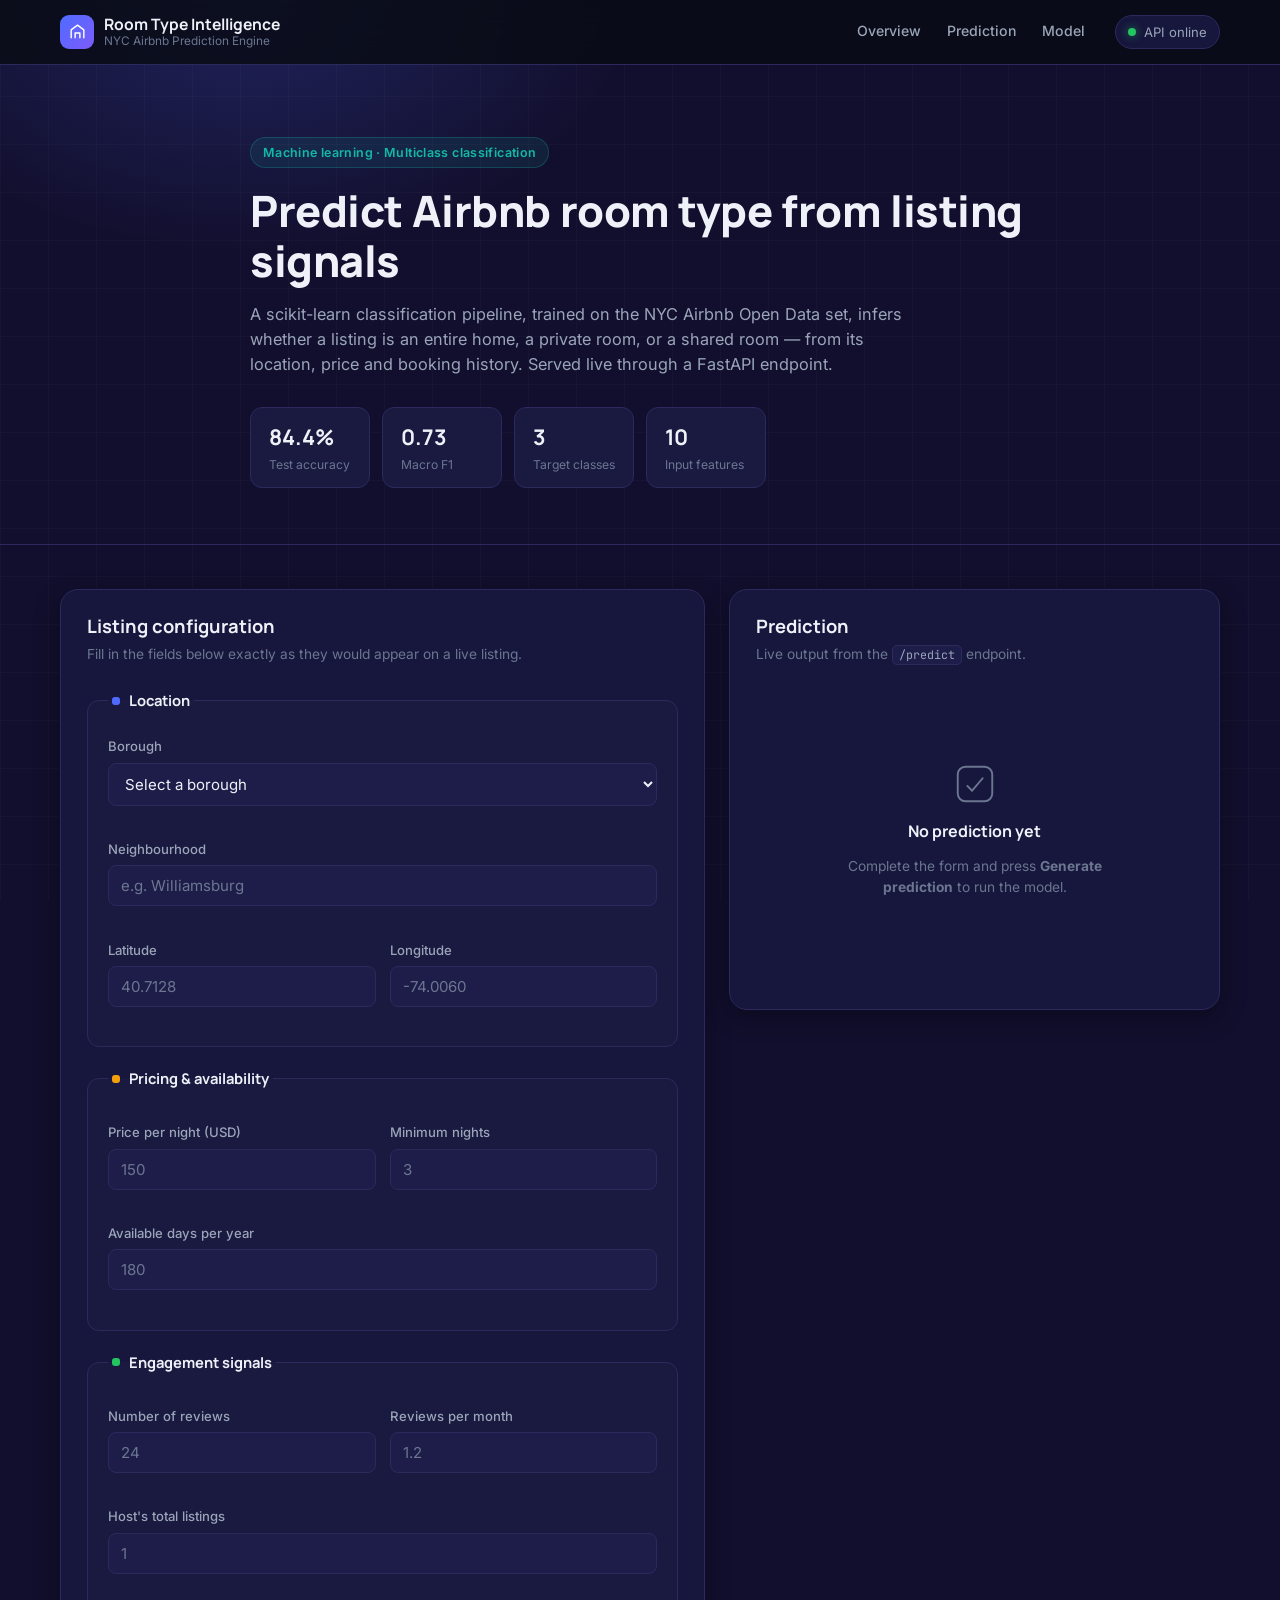
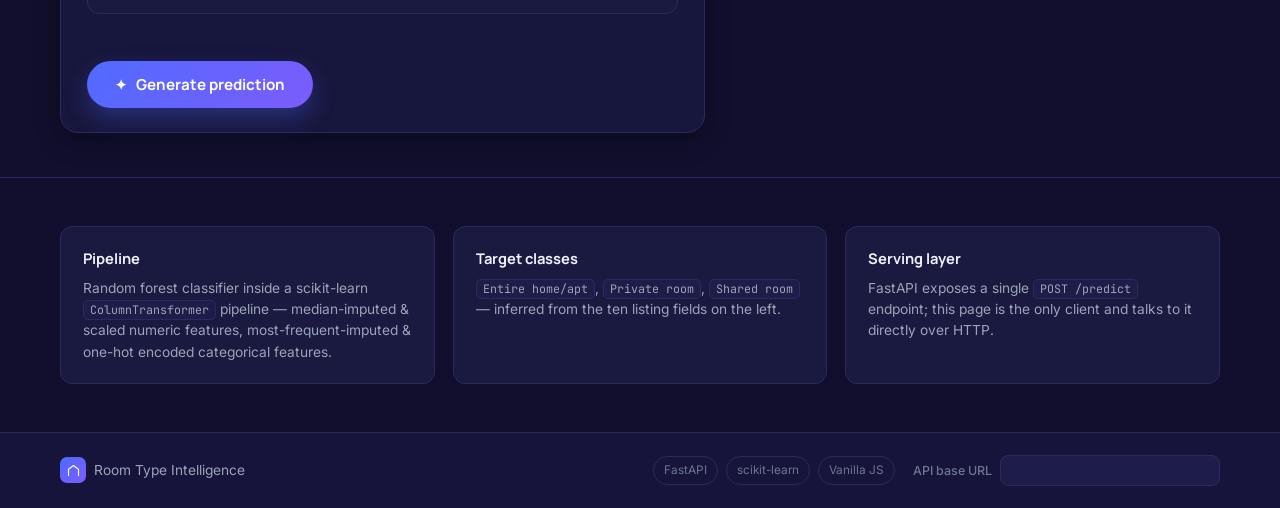
<file: index.html>
<!DOCTYPE html>
<html lang="en">
<head>
<meta charset="UTF-8" />
<meta name="viewport" content="width=device-width, initial-scale=1.0" />
<title>Room Type Intelligence — NYC Airbnb Prediction Engine</title>
<meta name="description" content="Predict Airbnb listing room type from location, price and engagement signals using a scikit-learn classification pipeline served by FastAPI." />
<link rel="preconnect" href="https://fonts.googleapis.com" />
<link rel="preconnect" href="https://fonts.gstatic.com" crossorigin />
<link href="https://fonts.googleapis.com/css2?family=Manrope:wght@500;600;700;800&family=Inter:wght@400;500;600;700&family=JetBrains+Mono:wght@400;500&display=swap" rel="stylesheet" />
<link rel="stylesheet" href="style.css" />
</head>
<body>

<a class="skip-link" href="#predict">Skip to prediction form</a>

<!-- ============================== NAVBAR ============================== -->
<header class="navbar">
  <div class="navbar-inner">
    <a class="brand" href="#overview">
      <span class="brand-mark" aria-hidden="true">
        <svg viewBox="0 0 24 24" fill="none"><path d="M4 20V10l8-6 8 6v10" stroke="currentColor" stroke-width="1.8" stroke-linecap="round" stroke-linejoin="round"/><path d="M9 20v-6h6v6" stroke="currentColor" stroke-width="1.8" stroke-linecap="round" stroke-linejoin="round"/></svg>
      </span>
      <span class="brand-text">
        <span class="brand-name">Room Type Intelligence</span>
        <span class="brand-tag">NYC Airbnb Prediction Engine</span>
      </span>
    </a>

    <nav class="navbar-links" aria-label="Primary">
      <a href="#overview">Overview</a>
      <a href="#predict">Prediction</a>
      <a href="#model">Model</a>
    </nav>

    <div class="navbar-status" id="apiStatus">
      <span class="status-dot" id="statusDot" aria-hidden="true"></span>
      <span id="statusText">Checking API…</span>
    </div>
  </div>
</header>

<main>

  <!-- ============================== HERO ============================== -->
  <section class="hero" id="overview">
    <div class="hero-inner">
      <p class="eyebrow">Machine learning · Multiclass classification</p>
      <h1>Predict Airbnb room type from listing signals</h1>
      <p class="hero-lede">
        A scikit-learn classification pipeline, trained on the NYC Airbnb Open Data set,
        infers whether a listing is an entire home, a private room, or a shared room —
        from its location, price and booking history. Served live through a FastAPI endpoint.
      </p>

      <div class="stat-row" role="list">
        <div class="stat-chip" role="listitem">
          <span class="stat-value">84.4%</span>
          <span class="stat-label">Test accuracy</span>
        </div>
        <div class="stat-chip" role="listitem">
          <span class="stat-value">0.73</span>
          <span class="stat-label">Macro F1</span>
        </div>
        <div class="stat-chip" role="listitem">
          <span class="stat-value">3</span>
          <span class="stat-label">Target classes</span>
        </div>
        <div class="stat-chip" role="listitem">
          <span class="stat-value">10</span>
          <span class="stat-label">Input features</span>
        </div>
      </div>
    </div>
  </section>

  <!-- ======================== PREDICTION WORKSPACE ======================== -->
  <section class="workspace" id="predict">
    <div class="workspace-inner">

      <!-- ---------------------- Configuration form ---------------------- -->
      <form class="panel form-panel" id="predictForm" novalidate aria-labelledby="formTitle">
        <div class="panel-header">
          <h2 id="formTitle">Listing configuration</h2>
          <p>Fill in the fields below exactly as they would appear on a live listing.</p>
        </div>

        <!-- Location -->
        <fieldset class="field-group">
          <legend>
            <span class="legend-icon loc" aria-hidden="true"></span>
            Location
          </legend>

          <div class="field">
            <label for="neighbourhood_group">Borough</label>
            <select id="neighbourhood_group" name="neighbourhood_group" required aria-describedby="msg-neighbourhood_group">
              <option value="" disabled selected>Select a borough</option>
              <option value="Manhattan">Manhattan</option>
              <option value="Brooklyn">Brooklyn</option>
              <option value="Queens">Queens</option>
              <option value="Bronx">Bronx</option>
              <option value="Staten Island">Staten Island</option>
            </select>
            <p class="field-msg" id="msg-neighbourhood_group" data-default="Required — used directly by the model's categorical encoder."></p>
          </div>

          <div class="field">
            <label for="neighbourhood">Neighbourhood</label>
            <input type="text" id="neighbourhood" name="neighbourhood" required minlength="1"
                   placeholder="e.g. Williamsburg" list="neighbourhoodList" autocomplete="off"
                   aria-describedby="msg-neighbourhood" />
            <datalist id="neighbourhoodList"></datalist>
            <p class="field-msg" id="msg-neighbourhood" data-default="Free text — suggestions update once you pick a borough."></p>
          </div>

          <div class="field-row">
            <div class="field">
              <label for="latitude">Latitude</label>
              <input type="number" id="latitude" name="latitude" required step="any" min="-90" max="90"
                     placeholder="40.7128" aria-describedby="msg-latitude" />
              <p class="field-msg" id="msg-latitude" data-default="Range: −90 to 90."></p>
            </div>
            <div class="field">
              <label for="longitude">Longitude</label>
              <input type="number" id="longitude" name="longitude" required step="any" min="-180" max="180"
                     placeholder="-74.0060" aria-describedby="msg-longitude" />
              <p class="field-msg" id="msg-longitude" data-default="Range: −180 to 180."></p>
            </div>
          </div>
        </fieldset>

        <!-- Pricing & availability -->
        <fieldset class="field-group">
          <legend>
            <span class="legend-icon price" aria-hidden="true"></span>
            Pricing &amp; availability
          </legend>

          <div class="field-row">
            <div class="field">
              <label for="price">Price per night (USD)</label>
              <input type="number" id="price" name="price" required step="0.01" min="0.01"
                     placeholder="150" aria-describedby="msg-price" />
              <p class="field-msg" id="msg-price" data-default="Must be greater than 0."></p>
            </div>
            <div class="field">
              <label for="minimum_nights">Minimum nights</label>
              <input type="number" id="minimum_nights" name="minimum_nights" required step="1" min="1" max="365"
                     placeholder="3" aria-describedby="msg-minimum_nights" />
              <p class="field-msg" id="msg-minimum_nights" data-default="Whole number, 1–365."></p>
            </div>
          </div>

          <div class="field">
            <label for="availability_365">Available days per year</label>
            <input type="number" id="availability_365" name="availability_365" required step="1" min="0" max="365"
                   placeholder="180" aria-describedby="msg-availability_365" />
            <p class="field-msg" id="msg-availability_365" data-default="Whole number, 0–365."></p>
          </div>
        </fieldset>

        <!-- Engagement signals -->
        <fieldset class="field-group">
          <legend>
            <span class="legend-icon signal" aria-hidden="true"></span>
            Engagement signals
          </legend>

          <div class="field-row">
            <div class="field">
              <label for="number_of_reviews">Number of reviews</label>
              <input type="number" id="number_of_reviews" name="number_of_reviews" required step="1" min="0"
                     placeholder="24" aria-describedby="msg-number_of_reviews" />
              <p class="field-msg" id="msg-number_of_reviews" data-default="Whole number, 0 or more."></p>
            </div>
            <div class="field">
              <label for="reviews_per_month">Reviews per month</label>
              <input type="number" id="reviews_per_month" name="reviews_per_month" required step="0.01" min="0"
                     placeholder="1.2" aria-describedby="msg-reviews_per_month" />
              <p class="field-msg" id="msg-reviews_per_month" data-default="Decimal, 0 or more."></p>
            </div>
          </div>

          <div class="field">
            <label for="calculated_host_listings_count">Host's total listings</label>
            <input type="number" id="calculated_host_listings_count" name="calculated_host_listings_count" required step="1" min="0"
                   placeholder="1" aria-describedby="msg-calculated_host_listings_count" />
            <p class="field-msg" id="msg-calculated_host_listings_count" data-default="Whole number, 0 or more."></p>
          </div>
        </fieldset>

        <div class="form-footer">
          <p class="form-error" id="formError" role="alert" aria-live="assertive"></p>
          <button type="submit" class="btn-primary" id="submitBtn">
            <span class="btn-icon" aria-hidden="true">✦</span>
            <span class="btn-label">Generate prediction</span>
          </button>
        </div>
      </form>

      <!-- ---------------------- Result dashboard ---------------------- -->
      <aside class="panel result-panel" id="resultPanel" aria-live="polite" aria-labelledby="resultTitle">
        <div class="panel-header">
          <h2 id="resultTitle">Prediction</h2>
          <p>Live output from the <code>/predict</code> endpoint.</p>
        </div>

        <div class="result-body">

          <div class="state" id="stateIdle">
            <div class="state-icon idle" aria-hidden="true">
              <svg viewBox="0 0 48 48" fill="none"><rect x="6" y="6" width="36" height="36" rx="8" stroke="currentColor" stroke-width="2"/><path d="M16 26l5 5 11-13" stroke="currentColor" stroke-width="2" stroke-linecap="round" stroke-linejoin="round"/></svg>
            </div>
            <p class="state-title">No prediction yet</p>
            <p class="state-text">Complete the form and press <strong>Generate prediction</strong> to run the model.</p>
          </div>

          <div class="state" id="stateLoading" hidden>
            <div class="skeleton-block"></div>
            <div class="skeleton-line" style="width:60%"></div>
            <div class="skeleton-line" style="width:85%"></div>
            <p class="state-text loading-text">Analyzing data…</p>
          </div>

          <div class="state" id="stateError" hidden>
            <div class="state-icon error" aria-hidden="true">
              <svg viewBox="0 0 48 48" fill="none"><circle cx="24" cy="24" r="18" stroke="currentColor" stroke-width="2"/><path d="M24 15v12" stroke="currentColor" stroke-width="2" stroke-linecap="round"/><circle cx="24" cy="33" r="1.8" fill="currentColor"/></svg>
            </div>
            <p class="state-title" id="errorTitle">Unable to connect to the prediction service</p>
            <p class="state-text" id="errorDetail">Please make sure the API server is running.</p>
          </div>

          <div class="state state-result" id="stateResult" hidden>
            <div class="result-headline">
              <span class="result-badge" id="resultBadge">Predicted room type</span>
              <h3 class="result-value" id="resultLabel">—</h3>
            </div>

            <div class="confidence-block">
              <div class="confidence-top">
                <span>Confidence</span>
                <span class="confidence-number" id="confidenceNumber">0%</span>
              </div>
              <div class="confidence-track">
                <div class="confidence-fill" id="confidenceFill"></div>
              </div>
            </div>

            <div class="prob-bars" id="probBars"></div>

            <details class="raw-toggle">
              <summary>View raw API response</summary>
              <div class="raw-actions">
                <button type="button" class="btn-ghost" id="copyRawBtn">Copy JSON</button>
              </div>
              <pre class="raw-json" id="rawJson"></pre>
            </details>
          </div>

        </div>
      </aside>

    </div>
  </section>

  <!-- ============================== MODEL INFO ============================== -->
  <section class="model-info" id="model">
    <div class="model-info-inner">
      <div class="model-card">
        <h3>Pipeline</h3>
        <p>Random forest classifier inside a scikit-learn <code>ColumnTransformer</code> pipeline — median-imputed &amp; scaled numeric features, most-frequent-imputed &amp; one-hot encoded categorical features.</p>
      </div>
      <div class="model-card">
        <h3>Target classes</h3>
        <p><code>Entire home/apt</code>, <code>Private room</code>, <code>Shared room</code> — inferred from the ten listing fields on the left.</p>
      </div>
      <div class="model-card">
        <h3>Serving layer</h3>
        <p>FastAPI exposes a single <code>POST /predict</code> endpoint; this page is the only client and talks to it directly over HTTP.</p>
      </div>
    </div>
  </section>

</main>

<!-- ============================== FOOTER ============================== -->
<footer class="site-footer">
  <div class="site-footer-inner">
    <div class="footer-brand">
      <span class="brand-mark small" aria-hidden="true">
        <svg viewBox="0 0 24 24" fill="none"><path d="M4 20V10l8-6 8 6v10" stroke="currentColor" stroke-width="1.8" stroke-linecap="round" stroke-linejoin="round"/></svg>
      </span>
      <span>Room Type Intelligence</span>
    </div>

    <div class="footer-badges">
      <span class="badge">FastAPI</span>
      <span class="badge">scikit-learn</span>
      <span class="badge">Vanilla JS</span>
    </div>

    <div class="footer-config">
      <label for="apiBaseInput">API base URL</label>
      <input type="text" id="apiBaseInput" spellcheck="false" />
    </div>
  </div>
</footer>

<script src="script.js"></script>
</body>
</html>
</file>
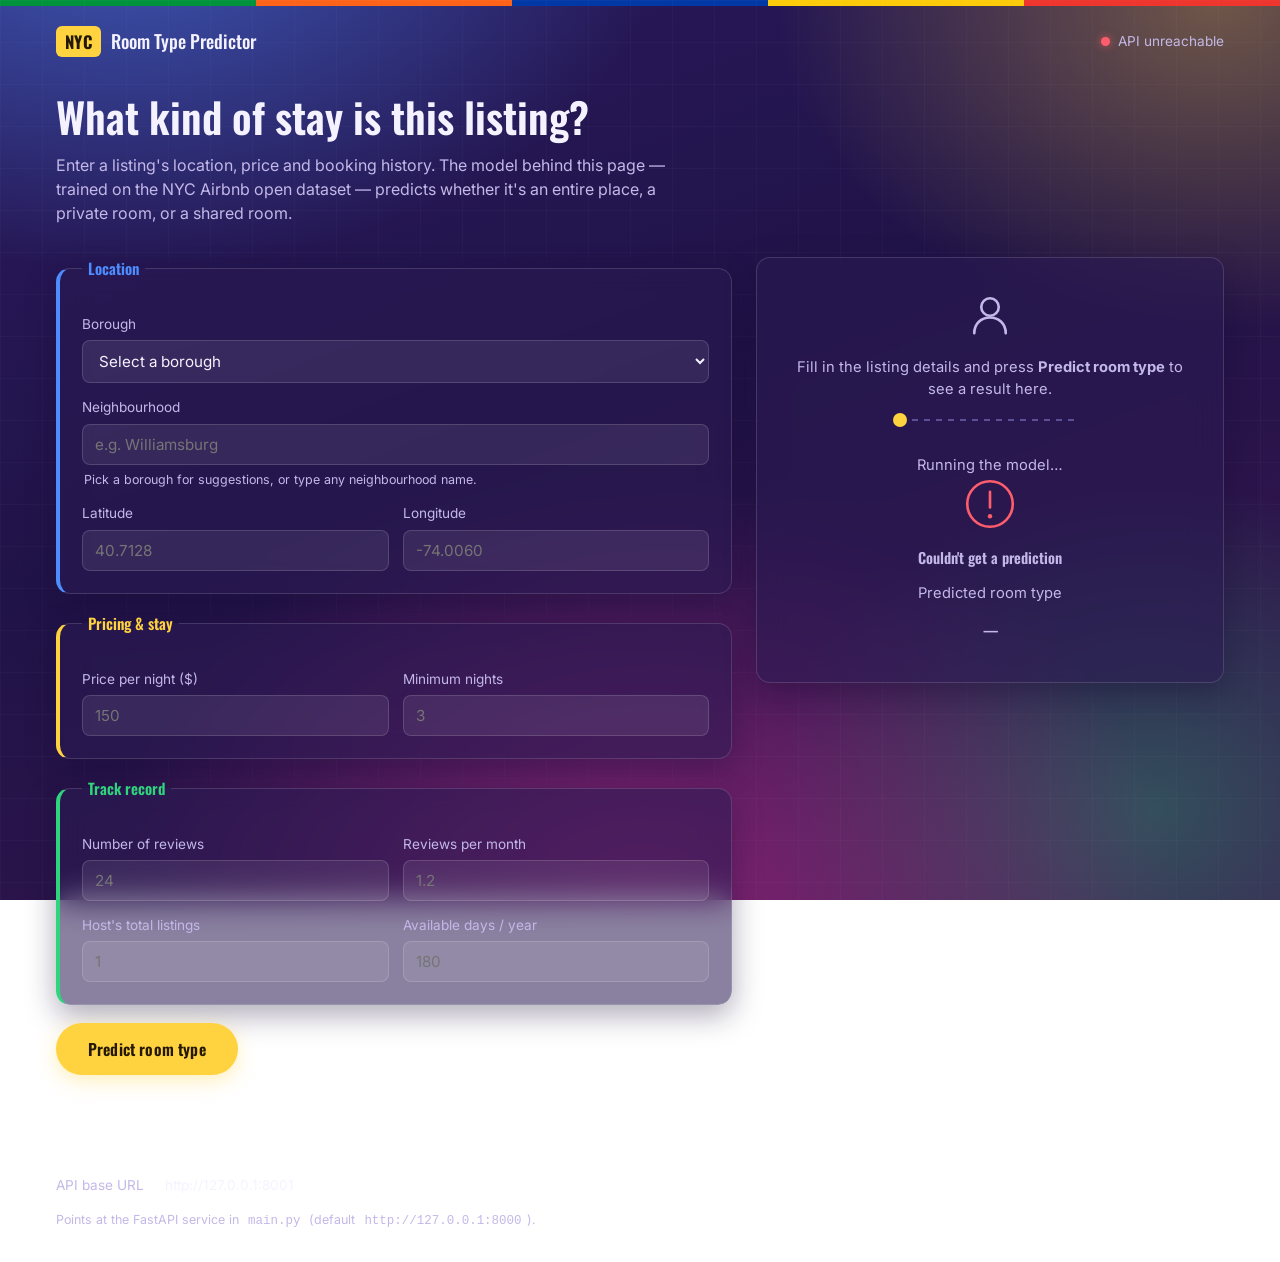
<file: files/index.html>
<!DOCTYPE html>
<html lang="en">
<head>
  <meta charset="UTF-8" />
  <meta name="viewport" content="width=device-width, initial-scale=1.0" />
  <title>NYC Room Type Predictor</title>
  <link rel="preconnect" href="https://fonts.googleapis.com" />
  <link rel="preconnect" href="https://fonts.gstatic.com" crossorigin />
  <link href="https://fonts.googleapis.com/css2?family=Oswald:wght@500;600;700&family=Inter:wght@400;500;600&display=swap" rel="stylesheet" />
  <link rel="stylesheet" href="style.css" />
</head>
<body>

  <!-- Thin multi-color strip, styled after an MTA subway line indicator -->
  <div class="line-strip" aria-hidden="true">
    <span style="background:#00933C"></span>
    <span style="background:#FF6319"></span>
    <span style="background:#0039A6"></span>
    <span style="background:#FCCC0A"></span>
    <span style="background:#EE352E"></span>
  </div>

  <header class="site-header">
    <div class="brand">
      <span class="brand-mark">NYC</span>
      <span class="brand-sub">Room Type Predictor</span>
    </div>
    <div class="api-status" id="apiStatus" role="status">
      <span class="status-dot" id="statusDot"></span>
      <span id="statusText">Checking API…</span>
    </div>
  </header>

  <section class="hero">
    <h1>What kind of stay is this listing?</h1>
    <p>Enter a listing's location, price and booking history. The model behind this page — trained on the NYC Airbnb open dataset — predicts whether it's an entire place, a private room, or a shared room.</p>
  </section>

  <main class="layout">
    <form id="predictForm" class="form-panel" novalidate>

      <fieldset class="card">
        <legend>Location</legend>

        <div class="field">
          <label for="neighbourhood_group">Borough</label>
          <select id="neighbourhood_group" name="neighbourhood_group" required>
            <option value="" disabled selected>Select a borough</option>
            <option value="Manhattan">Manhattan</option>
            <option value="Brooklyn">Brooklyn</option>
            <option value="Queens">Queens</option>
            <option value="Bronx">Bronx</option>
            <option value="Staten Island">Staten Island</option>
          </select>
        </div>

        <div class="field">
          <label for="neighbourhood">Neighbourhood</label>
          <input
            type="text"
            id="neighbourhood"
            name="neighbourhood"
            required
            minlength="1"
            placeholder="e.g. Williamsburg"
            list="neighbourhoodList"
            autocomplete="off"
          />
          <datalist id="neighbourhoodList"></datalist>
          <p class="hint">Pick a borough for suggestions, or type any neighbourhood name.</p>
        </div>

        <div class="field-row">
          <div class="field">
            <label for="latitude">Latitude</label>
            <input type="number" id="latitude" name="latitude" required step="any" min="-90" max="90" placeholder="40.7128" />
          </div>
          <div class="field">
            <label for="longitude">Longitude</label>
            <input type="number" id="longitude" name="longitude" required step="any" min="-180" max="180" placeholder="-74.0060" />
          </div>
        </div>
      </fieldset>

      <fieldset class="card">
        <legend>Pricing &amp; stay</legend>

        <div class="field-row">
          <div class="field">
            <label for="price">Price per night ($)</label>
            <input type="number" id="price" name="price" required step="0.01" min="0.01" placeholder="150" />
          </div>
          <div class="field">
            <label for="minimum_nights">Minimum nights</label>
            <input type="number" id="minimum_nights" name="minimum_nights" required step="1" min="1" max="365" placeholder="3" />
          </div>
        </div>
      </fieldset>

      <fieldset class="card">
        <legend>Track record</legend>

        <div class="field-row">
          <div class="field">
            <label for="number_of_reviews">Number of reviews</label>
            <input type="number" id="number_of_reviews" name="number_of_reviews" required step="1" min="0" placeholder="24" />
          </div>
          <div class="field">
            <label for="reviews_per_month">Reviews per month</label>
            <input type="number" id="reviews_per_month" name="reviews_per_month" required step="0.01" min="0" placeholder="1.2" />
          </div>
        </div>

        <div class="field-row">
          <div class="field">
            <label for="calculated_host_listings_count">Host's total listings</label>
            <input type="number" id="calculated_host_listings_count" name="calculated_host_listings_count" required step="1" min="0" placeholder="1" />
          </div>
          <div class="field">
            <label for="availability_365">Available days / year</label>
            <input type="number" id="availability_365" name="availability_365" required step="1" min="0" max="365" placeholder="180" />
          </div>
        </div>
      </fieldset>

      <button type="submit" class="submit-btn" id="submitBtn">
        <span class="btn-label">Predict room type</span>
      </button>

      <p class="form-error" id="formError" role="alert" aria-live="assertive"></p>
    </form>

    <aside class="result-panel" id="resultPanel" aria-live="polite">

      <div class="state state-idle" id="stateIdle">
        <svg class="idle-icon" viewBox="0 0 64 64" aria-hidden="true">
          <circle cx="32" cy="24" r="10" fill="none" stroke="currentColor" stroke-width="3"/>
          <path d="M14 54c0-11 8-18 18-18s18 7 18 18" fill="none" stroke="currentColor" stroke-width="3" stroke-linecap="round"/>
        </svg>
        <p>Fill in the listing details and press <strong>Predict room type</strong> to see a result here.</p>
      </div>

      <div class="state state-loading" id="stateLoading" hidden>
        <svg class="train-track" viewBox="0 0 200 40" aria-hidden="true">
          <line x1="10" y1="20" x2="190" y2="20" stroke="var(--line-muted)" stroke-width="2" stroke-dasharray="6 6" />
          <g id="trainDot">
            <circle cx="10" cy="20" r="7" fill="var(--accent)" />
          </g>
        </svg>
        <p>Running the model…</p>
      </div>

      <div class="state state-error" id="stateError" hidden>
        <svg class="error-icon" viewBox="0 0 64 64" aria-hidden="true">
          <circle cx="32" cy="32" r="26" fill="none" stroke="currentColor" stroke-width="3"/>
          <line x1="32" y1="18" x2="32" y2="36" stroke="currentColor" stroke-width="3" stroke-linecap="round"/>
          <circle cx="32" cy="46" r="2.5" fill="currentColor"/>
        </svg>
        <p class="error-title">Couldn't get a prediction</p>
        <p class="error-detail" id="errorDetail"></p>
      </div>

      <div class="state state-result" id="stateResult" hidden>
        <p class="result-eyebrow">Predicted room type</p>
        <p class="result-label" id="resultLabel">—</p>

        <div class="prob-bars" id="probBars"></div>
      </div>

    </aside>
  </main>

  <footer class="site-footer">
    <div class="footer-inner">
      <label for="apiBaseInput">API base URL</label>
      <input type="text" id="apiBaseInput" spellcheck="false" />
      <span class="footer-note">Points at the FastAPI service in <code>main.py</code> (default <code>http://127.0.0.1:8000</code>).</span>
    </div>
  </footer>

  <script src="script.js"></script>
</body>
</html>
</file>
<file: style.css>
/* ==========================================================================
   Design tokens
   ========================================================================== */
:root {
  /* brand */
  --primary: #4f6bff;
  --primary-hover: #3d56e0;
  --primary-soft: rgba(79, 107, 255, 0.14);
  --secondary: #14b8a6;
  --accent: #7c5cfc;

  /* surfaces */
  --background: #120f2e;
  --background-alt: #16143a;
  --surface: #17163c;
  --surface-2: #1e1d4a;
  --card: #1a1940;
  --border: #2c2a5c;
  --border-strong: #3a3873;

  /* text */
  --text-primary: #eef1f8;
  --text-secondary: #9aa5b8;
  --text-muted: #6b7690;

  /* semantic */
  --success: #22c55e;
  --warning: #f59e0b;
  --danger: #ef4444;

  /* room-type identity colors */
  --entire: #22c55e;
  --private: #f59e0b;
  --shared: #4f6bff;

  /* elevation */
  --shadow-sm: 0 1px 2px rgba(0, 0, 0, 0.4);
  --shadow-md: 0 8px 24px rgba(4, 6, 12, 0.45);
  --shadow-lg: 0 20px 48px rgba(4, 6, 12, 0.55);

  /* shape */
  --radius-sm: 8px;
  --radius-md: 12px;
  --radius-lg: 18px;

  /* type */
  --font-display: "Manrope", "Inter", sans-serif;
  --font-body: "Inter", -apple-system, BlinkMacSystemFont, sans-serif;
  --font-mono: "JetBrains Mono", "SFMono-Regular", Consolas, monospace;
}

/* ==========================================================================
   Reset & base
   ========================================================================== */
* { box-sizing: border-box; }
html { scroll-behavior: smooth; }

body {
  margin: 0;
  min-height: 100vh;
  background:
    radial-gradient(640px 420px at 12% 0%, rgba(79, 107, 255, 0.22) 0%, transparent 60%),
    radial-gradient(560px 420px at 92% 8%, rgba(20, 184, 166, 0.16) 0%, transparent 55%),
    radial-gradient(700px 500px at 50% 100%, rgba(124, 92, 252, 0.16) 0%, transparent 60%),
    var(--background);
  background-attachment: fixed;
  background-size: 160% 160%, 160% 160%, 160% 160%, 100% 100%;
  animation: drift 22s ease-in-out infinite alternate;
  color: var(--text-primary);
  font-family: var(--font-body);
  line-height: 1.55;
  -webkit-font-smoothing: antialiased;
}

@keyframes drift {
  0%   { background-position: 0% 0%, 100% 0%, 50% 100%, 0 0; }
  100% { background-position: 12% 8%, 88% 14%, 56% 92%, 0 0; }
}

@media (prefers-reduced-motion: reduce) {
  body { animation: none; }
}

/* faint engineering grid, purely decorative */
body::before {
  content: "";
  position: fixed;
  inset: 0;
  pointer-events: none;
  background-image:
    linear-gradient(rgba(255, 255, 255, 0.025) 1px, transparent 1px),
    linear-gradient(90deg, rgba(255, 255, 255, 0.025) 1px, transparent 1px);
  background-size: 48px 48px;
  z-index: 0;
}

h1, h2, h3 { font-family: var(--font-display); margin: 0; color: var(--text-primary); }
p { margin: 0; }
code {
  font-family: var(--font-mono);
  font-size: 0.85em;
  background: var(--surface-2);
  border: 1px solid var(--border);
  padding: 1px 6px;
  border-radius: 5px;
  color: var(--text-secondary);
}

.skip-link {
  position: absolute;
  left: -999px;
  top: auto;
  background: var(--primary);
  color: #fff;
  padding: 10px 16px;
  border-radius: var(--radius-sm);
  z-index: 100;
}
.skip-link:focus {
  left: 16px;
  top: 16px;
}

:focus-visible {
  outline: 2px solid var(--primary);
  outline-offset: 2px;
  border-radius: 4px;
}

@media (prefers-reduced-motion: reduce) {
  * { animation-duration: 0.01ms !important; transition-duration: 0.01ms !important; }
}

/* ==========================================================================
   Navbar
   ========================================================================== */
.navbar {
  position: sticky;
  top: 0;
  z-index: 20;
  background: rgba(9, 12, 20, 0.82);
  backdrop-filter: blur(14px);
  -webkit-backdrop-filter: blur(14px);
  border-bottom: 1px solid var(--border);
}
.navbar-inner {
  max-width: 1240px;
  margin: 0 auto;
  padding: 14px clamp(18px, 4vw, 40px);
  display: flex;
  align-items: center;
  gap: 28px;
}

.brand {
  display: flex;
  align-items: center;
  gap: 10px;
  text-decoration: none;
  color: inherit;
  margin-right: auto;
}
.brand-mark {
  display: grid;
  place-items: center;
  width: 34px;
  height: 34px;
  border-radius: 9px;
  background: linear-gradient(135deg, var(--primary), var(--accent));
  color: #fff;
  flex-shrink: 0;
}
.brand-mark svg { width: 19px; height: 19px; }
.brand-mark.small { width: 26px; height: 26px; border-radius: 7px; }
.brand-mark.small svg { width: 15px; height: 15px; }

.brand-text { display: flex; flex-direction: column; line-height: 1.2; }
.brand-name { font-family: var(--font-display); font-weight: 700; font-size: 0.98rem; }
.brand-tag { font-size: 0.74rem; color: var(--text-muted); }

.navbar-links {
  display: flex;
  gap: 22px;
}
.navbar-links a {
  color: var(--text-secondary);
  text-decoration: none;
  font-size: 0.88rem;
  font-weight: 500;
  padding: 6px 2px;
  border-bottom: 2px solid transparent;
  transition: color 0.15s ease, border-color 0.15s ease;
}
.navbar-links a:hover { color: var(--text-primary); border-color: var(--border-strong); }

@media (max-width: 720px) {
  .navbar-links { display: none; }
}

.navbar-status {
  display: flex;
  align-items: center;
  gap: 8px;
  font-size: 0.82rem;
  color: var(--text-secondary);
  border: 1px solid var(--border);
  padding: 6px 12px;
  border-radius: 999px;
  background: var(--surface);
  white-space: nowrap;
}
.status-dot {
  width: 8px;
  height: 8px;
  border-radius: 50%;
  background: var(--text-muted);
  animation: dot-pulse 1.4s ease-in-out infinite;
  transition: background 0.3s ease, box-shadow 0.3s ease;
}
.status-dot.online, .status-dot.offline { animation: none; }
.status-dot.online { background: var(--success); box-shadow: 0 0 8px rgba(34, 197, 94, 0.6); }
.status-dot.offline { background: var(--danger); box-shadow: 0 0 8px rgba(239, 68, 68, 0.6); }
@keyframes dot-pulse {
  0%, 100% { opacity: 1; }
  50% { opacity: 0.35; }
}

/* ==========================================================================
   Hero
   ========================================================================== */
.hero {
  position: relative;
  z-index: 1;
  border-bottom: 1px solid var(--border);
}
.hero-inner {
  max-width: 1240px;
  margin: 0 auto;
  padding: clamp(40px, 6vw, 72px) clamp(18px, 4vw, 40px) clamp(32px, 5vw, 56px);
  max-width: 860px;
}
.eyebrow {
  display: inline-block;
  font-size: 0.78rem;
  font-weight: 600;
  letter-spacing: 0.03em;
  color: var(--secondary);
  background: rgba(20, 184, 166, 0.1);
  border: 1px solid rgba(20, 184, 166, 0.25);
  padding: 5px 12px;
  border-radius: 999px;
  margin-bottom: 18px;
}
.hero h1 {
  font-size: clamp(1.9rem, 3.6vw, 2.7rem);
  font-weight: 800;
  line-height: 1.15;
  letter-spacing: -0.01em;
  margin-bottom: 16px;
}
.hero-lede {
  color: var(--text-secondary);
  font-size: 1.02rem;
  max-width: 66ch;
  margin-bottom: 30px;
}

.stat-row {
  display: flex;
  flex-wrap: wrap;
  gap: 12px;
}
.stat-chip {
  display: flex;
  flex-direction: column;
  gap: 2px;
  background: var(--card);
  border: 1px solid var(--border);
  border-radius: var(--radius-md);
  padding: 12px 18px;
  min-width: 120px;
  opacity: 0;
  animation: chip-in 0.5s ease forwards;
  transition: transform 0.2s ease, border-color 0.2s ease;
}
.stat-chip:hover { transform: translateY(-3px); border-color: var(--border-strong); }
.stat-chip:nth-child(1) { animation-delay: 0.05s; }
.stat-chip:nth-child(2) { animation-delay: 0.15s; }
.stat-chip:nth-child(3) { animation-delay: 0.25s; }
.stat-chip:nth-child(4) { animation-delay: 0.35s; }
@keyframes chip-in {
  from { opacity: 0; transform: translateY(10px); }
  to   { opacity: 1; transform: translateY(0); }
}
.stat-value {
  font-family: var(--font-display);
  font-weight: 700;
  font-size: 1.35rem;
  color: var(--text-primary);
}
.stat-label {
  font-size: 0.76rem;
  color: var(--text-muted);
}

/* ==========================================================================
   Workspace layout
   ========================================================================== */
.workspace {
  position: relative;
  z-index: 1;
  padding: clamp(28px, 4vw, 44px) 0;
}
.workspace-inner {
  max-width: 1240px;
  margin: 0 auto;
  padding: 0 clamp(18px, 4vw, 40px);
  display: grid;
  grid-template-columns: minmax(0, 1.25fr) minmax(320px, 0.95fr);
  gap: 24px;
  align-items: start;
}
@media (max-width: 940px) {
  .workspace-inner { grid-template-columns: 1fr; }
}

.panel {
  background: var(--surface);
  border: 1px solid var(--border);
  border-radius: var(--radius-lg);
  box-shadow: var(--shadow-md);
}
.panel-header {
  padding: 22px 26px 4px;
}
.panel-header h2 {
  font-size: 1.15rem;
  font-weight: 700;
}
.panel-header p {
  margin-top: 4px;
  font-size: 0.86rem;
  color: var(--text-muted);
}

/* ==========================================================================
   Form panel
   ========================================================================== */
.form-panel { padding-bottom: 24px; }

.field-group {
  border: none;
  margin: 20px 26px 0;
  padding: 18px 20px 20px;
  background: var(--card);
  border: 1px solid var(--border);
  border-radius: var(--radius-md);
  transition: border-color 0.2s ease, transform 0.2s ease, box-shadow 0.2s ease;
}
.field-group:hover {
  border-color: var(--border-strong);
}

.field-group legend {
  display: flex;
  align-items: center;
  gap: 9px;
  font-family: var(--font-display);
  font-weight: 700;
  font-size: 0.92rem;
  padding: 0 4px;
  color: var(--text-primary);
}
.legend-icon {
  width: 8px;
  height: 8px;
  border-radius: 3px;
}
.legend-icon.loc { background: var(--shared); }
.legend-icon.price { background: var(--private); }
.legend-icon.signal { background: var(--entire); }

.field { margin-top: 14px; }
.field:first-of-type { margin-top: 6px; }
.field-row {
  display: grid;
  grid-template-columns: 1fr 1fr;
  gap: 14px;
  margin-top: 14px;
}
.field-row .field { margin-top: 0; }
@media (max-width: 480px) {
  .field-row { grid-template-columns: 1fr; }
}

label {
  display: block;
  font-size: 0.82rem;
  font-weight: 500;
  color: var(--text-secondary);
  margin-bottom: 6px;
}

input, select {
  width: 100%;
  background: var(--surface-2);
  border: 1px solid var(--border);
  color: var(--text-primary);
  font-family: var(--font-body);
  font-size: 0.94rem;
  padding: 10px 12px;
  border-radius: var(--radius-sm);
  transition: border-color 0.15s ease, box-shadow 0.15s ease;
}
input::placeholder { color: var(--text-muted); }
input:hover, select:hover { border-color: var(--border-strong); }
input:focus, select:focus {
  outline: none;
  border-color: var(--primary);
  box-shadow: 0 0 0 3px var(--primary-soft);
}

select { color-scheme: dark; }
select option { background: var(--surface-2); color: var(--text-primary); }
select option:checked, select option:hover { background: var(--primary); color: #fff; }

.field-msg {
  margin: 6px 2px 0;
  font-size: 0.76rem;
  color: var(--text-muted);
  display: flex;
  align-items: center;
  gap: 5px;
  min-height: 1.1em;
}
.field-msg.valid { color: var(--success); }
.field-msg.invalid { color: var(--danger); }
.field.has-error input,
.field.has-error select {
  border-color: var(--danger);
  box-shadow: 0 0 0 3px rgba(239, 68, 68, 0.14);
}
.field.has-success input,
.field.has-success select {
  border-color: var(--success);
}

.form-footer {
  margin: 22px 26px 0;
  display: flex;
  flex-direction: column;
  align-items: flex-start;
  gap: 10px;
}
.form-error {
  color: var(--danger);
  font-size: 0.84rem;
  min-height: 1.1em;
}

.btn-primary {
  position: relative;
  overflow: hidden;
  display: inline-flex;
  align-items: center;
  gap: 9px;
  background: linear-gradient(135deg, var(--primary), var(--accent));
  color: #fff;
  font-family: var(--font-display);
  font-weight: 700;
  font-size: 0.95rem;
  border: none;
  border-radius: 999px;
  padding: 13px 28px;
  cursor: pointer;
  box-shadow: 0 10px 24px rgba(79, 107, 255, 0.32);
  transition: transform 0.15s ease, box-shadow 0.15s ease, opacity 0.15s ease;
}
.btn-primary::after {
  content: "";
  position: absolute;
  top: 0;
  left: -60%;
  width: 40%;
  height: 100%;
  background: linear-gradient(120deg, transparent, rgba(255, 255, 255, 0.35), transparent);
  transform: skewX(-20deg);
  transition: left 0.6s ease;
}
.btn-primary:hover::after { left: 130%; }
.btn-primary:hover { transform: translateY(-2px); box-shadow: 0 14px 30px rgba(79, 107, 255, 0.4); }
.btn-primary:active { transform: translateY(0); }
.btn-primary:disabled {
  opacity: 0.65;
  cursor: not-allowed;
  transform: none;
  box-shadow: none;
}
.btn-icon { font-size: 0.95em; }

.btn-ghost {
  background: transparent;
  border: 1px solid var(--border);
  color: var(--text-secondary);
  font-size: 0.78rem;
  font-family: var(--font-body);
  padding: 6px 12px;
  border-radius: var(--radius-sm);
  cursor: pointer;
  transition: border-color 0.15s ease, color 0.15s ease;
}
.btn-ghost:hover { border-color: var(--border-strong); color: var(--text-primary); }

/* ==========================================================================
   Result panel
   ========================================================================== */
.result-panel {
  position: sticky;
  top: 84px;
}
.result-body {
  padding: 6px 26px 26px;
  display: flex;
  flex-direction: column;
  align-items: center;
  text-align: center;
  min-height: 340px;
  justify-content: center;
}

.state { display: flex; flex-direction: column; align-items: center; gap: 12px; width: 100%; }
.state[hidden] { display: none; }
.state-title { font-family: var(--font-display); font-weight: 700; font-size: 1rem; color: var(--text-primary); }
.state-text { font-size: 0.86rem; color: var(--text-muted); max-width: 34ch; }

.state-icon { width: 46px; height: 46px; color: var(--text-muted); }
.state-icon svg { width: 100%; height: 100%; }
.state-icon.error { color: var(--danger); }

/* loading skeleton */
.skeleton-block, .skeleton-line {
  background: linear-gradient(90deg, var(--surface-2) 0%, var(--card) 50%, var(--surface-2) 100%);
  background-size: 200% 100%;
  animation: shimmer 1.4s ease-in-out infinite;
  border-radius: var(--radius-sm);
}
.skeleton-block { width: 100%; height: 64px; margin-bottom: 6px; }
.skeleton-line { height: 12px; }
@keyframes shimmer {
  0% { background-position: 200% 0; }
  100% { background-position: -200% 0; }
}
.loading-text { margin-top: 6px; }

/* result state */
.state-result { align-items: stretch; text-align: left; animation: rise-in 0.4s ease both; }
@keyframes rise-in {
  from { opacity: 0; transform: translateY(8px); }
  to { opacity: 1; transform: translateY(0); }
}

.result-headline { text-align: center; margin-bottom: 20px; }
.result-badge {
  display: inline-block;
  font-size: 0.76rem;
  font-weight: 600;
  color: var(--text-muted);
  letter-spacing: 0.02em;
  margin-bottom: 8px;
}
.result-value {
  font-family: var(--font-display);
  font-weight: 800;
  font-size: clamp(1.5rem, 2.6vw, 1.9rem);
  animation: pop-in 0.4s ease both;
}
@keyframes pop-in {
  from { opacity: 0; transform: scale(0.94); }
  to { opacity: 1; transform: scale(1); }
}

.confidence-block { margin-bottom: 22px; }
.confidence-top {
  display: flex;
  justify-content: space-between;
  font-size: 0.82rem;
  color: var(--text-secondary);
  margin-bottom: 6px;
}
.confidence-number { font-weight: 700; color: var(--text-primary); font-variant-numeric: tabular-nums; }
.confidence-track {
  height: 10px;
  border-radius: 999px;
  background: var(--surface-2);
  overflow: hidden;
}
.confidence-fill {
  height: 100%;
  width: 0%;
  border-radius: 999px;
  background: linear-gradient(90deg, var(--primary), var(--accent));
  transition: width 0.8s cubic-bezier(0.22, 1, 0.36, 1);
}

.prob-bars { display: flex; flex-direction: column; gap: 12px; margin-bottom: 8px; }
.prob-row-top {
  display: flex;
  justify-content: space-between;
  font-size: 0.8rem;
  color: var(--text-muted);
  margin-bottom: 4px;
}
.prob-row-top .prob-value { color: var(--text-primary); font-weight: 600; font-variant-numeric: tabular-nums; }
.prob-track { height: 7px; border-radius: 999px; background: var(--surface-2); overflow: hidden; }
.prob-fill { height: 100%; width: 0%; border-radius: 999px; transition: width 0.7s cubic-bezier(0.22, 1, 0.36, 1); }

.raw-toggle {
  margin-top: 18px;
  border-top: 1px solid var(--border);
  padding-top: 14px;
}
.raw-toggle summary {
  cursor: pointer;
  font-size: 0.82rem;
  color: var(--text-secondary);
  font-weight: 500;
  list-style: none;
}
.raw-toggle summary::-webkit-details-marker { display: none; }
.raw-toggle summary::before { content: "▸ "; color: var(--text-muted); }
.raw-toggle[open] summary::before { content: "▾ "; }
.raw-actions { display: flex; justify-content: flex-end; margin: 8px 0 6px; }
.raw-json {
  background: var(--surface-2);
  border: 1px solid var(--border);
  border-radius: var(--radius-sm);
  padding: 12px 14px;
  font-family: var(--font-mono);
  font-size: 0.76rem;
  color: var(--text-secondary);
  overflow-x: auto;
  white-space: pre;
  margin: 0;
}

/* ==========================================================================
   Model info section
   ========================================================================== */
.model-info {
  border-top: 1px solid var(--border);
  padding: clamp(32px, 5vw, 48px) 0;
  position: relative;
  z-index: 1;
}
.model-info-inner {
  max-width: 1240px;
  margin: 0 auto;
  padding: 0 clamp(18px, 4vw, 40px);
  display: grid;
  grid-template-columns: repeat(3, 1fr);
  gap: 18px;
}
@media (max-width: 820px) {
  .model-info-inner { grid-template-columns: 1fr; }
}
.model-card {
  background: var(--card);
  border: 1px solid var(--border);
  border-radius: var(--radius-md);
  padding: 20px 22px;
}
.model-card h3 {
  font-size: 0.92rem;
  font-weight: 700;
  margin-bottom: 8px;
}
.model-card p {
  font-size: 0.86rem;
  color: var(--text-secondary);
}

/* ==========================================================================
   Footer
   ========================================================================== */
.site-footer {
  border-top: 1px solid var(--border);
  background: var(--background-alt);
  position: relative;
  z-index: 1;
}
.site-footer-inner {
  max-width: 1240px;
  margin: 0 auto;
  padding: 22px clamp(18px, 4vw, 40px);
  display: flex;
  flex-wrap: wrap;
  align-items: center;
  gap: 18px;
}
.footer-brand {
  display: flex;
  align-items: center;
  gap: 8px;
  font-size: 0.86rem;
  color: var(--text-secondary);
  margin-right: auto;
}
.footer-badges { display: flex; gap: 8px; }
.badge {
  font-size: 0.74rem;
  color: var(--text-muted);
  border: 1px solid var(--border);
  padding: 4px 10px;
  border-radius: 999px;
}
.footer-config {
  display: flex;
  align-items: center;
  gap: 8px;
}
.footer-config label {
  margin: 0;
  font-size: 0.78rem;
  white-space: nowrap;
  color: var(--text-muted);
}
.footer-config input {
  width: 220px;
  font-size: 0.8rem;
  padding: 7px 10px;
}
</file>
<file: files/style.css>
/* ==========================================================================
   Design tokens
   ========================================================================== */
:root {
  /* base palette — dusk-over-Manhattan gradient, lit by sign colors */
  --bg: #201347;
  --bg-grid: #2a1a5e;
  --surface: rgba(43, 27, 82, 0.55);
  --surface-raised: rgba(255, 255, 255, 0.08);
  --border: rgba(255, 255, 255, 0.14);

  --text: #f5f2ff;
  --text-muted: #c3b8e8;

  /* accent — cab-yellow / N,Q,R,W line yellow */
  --accent: #ffd23f;
  --accent-ink: #241900;

  /* room-type colors, borrowed from real MTA line colors */
  --entire: #2fd47c;   /* like the 4/5/6, brightened */
  --private: #ff8a3d;  /* like the B/D/F/M, brightened */
  --shared: #4d8dff;   /* like the A/C/E, brightened */

  --danger: #ff5d6c;
  --line-muted: #5c4f96;

  --radius: 14px;
  --radius-sm: 8px;

  --font-display: "Oswald", "Arial Narrow", sans-serif;
  --font-body: "Inter", -apple-system, BlinkMacSystemFont, sans-serif;
}

* {
  box-sizing: border-box;
}

html {
  scroll-behavior: smooth;
}

body {
  margin: 0;
  min-height: 100vh;
  background:
    radial-gradient(ellipse 900px 600px at 10% -10%, rgba(77, 141, 255, 0.55) 0%, transparent 60%),
    radial-gradient(ellipse 800px 600px at 95% 0%, rgba(255, 210, 63, 0.35) 0%, transparent 55%),
    radial-gradient(ellipse 900px 700px at 50% 100%, rgba(255, 60, 172, 0.4) 0%, transparent 60%),
    radial-gradient(ellipse 700px 600px at 90% 90%, rgba(47, 212, 124, 0.3) 0%, transparent 55%),
    linear-gradient(160deg, #2a1a5e 0%, #201347 45%, #3a1650 100%);
  background-attachment: fixed;
  color: var(--text);
  font-family: var(--font-body);
  line-height: 1.5;
  -webkit-font-smoothing: antialiased;
}

/* subtle street-grid texture behind everything */
body::before {
  content: "";
  position: fixed;
  inset: 0;
  pointer-events: none;
  background-image:
    linear-gradient(rgba(255, 255, 255, 0.05) 1px, transparent 1px),
    linear-gradient(90deg, rgba(255, 255, 255, 0.05) 1px, transparent 1px);
  background-size: 42px 42px;
  opacity: 0.5;
  z-index: 0;
}

/* ==========================================================================
   Line strip + header
   ========================================================================== */
.line-strip {
  display: flex;
  height: 6px;
  width: 100%;
}
.line-strip span {
  flex: 1;
}

.site-header {
  position: relative;
  z-index: 1;
  display: flex;
  align-items: center;
  justify-content: space-between;
  padding: 20px clamp(20px, 5vw, 56px) 8px;
}

.brand {
  display: flex;
  align-items: baseline;
  gap: 10px;
  font-family: var(--font-display);
}
.brand-mark {
  background: var(--accent);
  color: var(--accent-ink);
  font-weight: 700;
  font-size: 1.05rem;
  padding: 3px 9px;
  border-radius: 6px;
  letter-spacing: 0.02em;
}
.brand-sub {
  font-size: 1.15rem;
  font-weight: 500;
  color: var(--text);
}

.api-status {
  display: flex;
  align-items: center;
  gap: 8px;
  font-size: 0.85rem;
  color: var(--text-muted);
}
.status-dot {
  width: 9px;
  height: 9px;
  border-radius: 50%;
  background: var(--text-muted);
  transition: background 0.3s ease, box-shadow 0.3s ease;
}
.status-dot.online {
  background: var(--entire);
  box-shadow: 0 0 8px color-mix(in srgb, var(--entire) 70%, transparent);
}
.status-dot.offline {
  background: var(--danger);
  box-shadow: 0 0 8px color-mix(in srgb, var(--danger) 70%, transparent);
}

/* ==========================================================================
   Hero
   ========================================================================== */
.hero {
  position: relative;
  z-index: 1;
  padding: 28px clamp(20px, 5vw, 56px) 8px;
  max-width: 780px;
  animation: rise-in 0.6s ease both;
}
.hero h1 {
  font-family: var(--font-display);
  font-weight: 600;
  font-size: clamp(1.8rem, 3.4vw, 2.6rem);
  line-height: 1.15;
  margin: 0 0 12px;
}
.hero p {
  color: var(--text-muted);
  font-size: 1rem;
  max-width: 62ch;
  margin: 0;
}

@keyframes rise-in {
  from { opacity: 0; transform: translateY(10px); }
  to   { opacity: 1; transform: translateY(0); }
}

/* ==========================================================================
   Layout
   ========================================================================== */
.layout {
  position: relative;
  z-index: 1;
  display: grid;
  grid-template-columns: minmax(0, 1.3fr) minmax(280px, 0.9fr);
  gap: 24px;
  padding: 24px clamp(20px, 5vw, 56px) 40px;
  align-items: start;
}

@media (max-width: 880px) {
  .layout {
    grid-template-columns: 1fr;
  }
}

/* ==========================================================================
   Form panel + cards
   ========================================================================== */
.form-panel {
  display: flex;
  flex-direction: column;
  gap: 18px;
}

.card {
  background: var(--surface);
  backdrop-filter: blur(16px);
  -webkit-backdrop-filter: blur(16px);
  border: 1px solid var(--border);
  border-left: 4px solid var(--shared);
  border-radius: var(--radius);
  padding: 20px 22px 22px;
  margin: 0;
  box-shadow: 0 10px 30px rgba(20, 8, 50, 0.35);
  animation: rise-in 0.5s ease both;
}
.card:nth-of-type(1) { border-left-color: var(--shared); }
.card:nth-of-type(2) { border-left-color: var(--accent); animation-delay: 0.06s; }
.card:nth-of-type(3) { border-left-color: var(--entire); animation-delay: 0.12s; }

.card:nth-of-type(1) legend { color: var(--shared); }
.card:nth-of-type(2) legend { color: var(--accent); }
.card:nth-of-type(3) legend { color: var(--entire); }

.card legend {
  font-family: var(--font-display);
  font-size: 0.95rem;
  font-weight: 600;
  padding: 0 6px;
  color: var(--accent);
}

.field {
  margin-top: 14px;
}
.field:first-child {
  margin-top: 4px;
}
.field-row {
  display: grid;
  grid-template-columns: 1fr 1fr;
  gap: 14px;
  margin-top: 14px;
}
.field-row .field {
  margin-top: 0;
}
@media (max-width: 480px) {
  .field-row {
    grid-template-columns: 1fr;
  }
}

label {
  display: block;
  font-size: 0.85rem;
  color: var(--text-muted);
  margin-bottom: 6px;
}

input, select {
  width: 100%;
  background: var(--surface-raised);
  border: 1px solid var(--border);
  color: var(--text);
  font-family: var(--font-body);
  font-size: 0.95rem;
  padding: 10px 12px;
  border-radius: var(--radius-sm);
  transition: border-color 0.2s ease, box-shadow 0.2s ease, transform 0.15s ease;
}

/* the dropdown popup itself is rendered by the OS/browser, not by our
   translucent glass styles — give it an explicit solid, theme-matching
   background so option text isn't light-on-white and unreadable */
select {
  color-scheme: dark;
}
select option {
  background: #2b1b52;
  color: var(--text);
}
select option:checked,
select option:hover {
  background: var(--shared);
  color: #ffffff;
}

/* custom select: hide the native arrow, style the dropdown list, add our own animated chevron */
.select-wrap {
  position: relative;
}
.select-wrap select {
  appearance: none;
  -webkit-appearance: none;
  -moz-appearance: none;
  /* "light" here only affects the OS-drawn option list below, not the
     select box itself — dark forced near-white text onto that list's
     white background, which is why the options were unreadable. */
  color-scheme: light;
  padding-right: 38px;
  cursor: pointer;
}
.select-wrap select option {
  background: #ffffff;
  color: #241a4a;
  font-weight: 500;
  padding: 10px;
}
.select-wrap select option:checked,
.select-wrap select option:hover {
  background: var(--accent);
  color: var(--accent-ink);
  font-weight: 600;
}
.select-wrap::after {
  content: "";
  position: absolute;
  right: 16px;
  top: 42%;
  width: 9px;
  height: 9px;
  border-right: 2px solid var(--accent);
  border-bottom: 2px solid var(--accent);
  transform: translateY(-50%) rotate(45deg);
  transition: transform 0.35s cubic-bezier(0.34, 1.56, 0.64, 1), border-color 0.2s ease;
  pointer-events: none;
}
.select-wrap:hover::after {
  border-color: var(--entire);
}
.select-wrap:focus-within::after {
  transform: translateY(-20%) rotate(225deg) scale(1.2);
  border-color: var(--accent);
}
.select-wrap:focus-within select {
  animation: select-glow 1.4s ease-in-out infinite;
}
@keyframes select-glow {
  0%, 100% { box-shadow: 0 0 0 3px color-mix(in srgb, var(--accent) 25%, transparent); }
  50%      { box-shadow: 0 0 0 6px color-mix(in srgb, var(--accent) 40%, transparent); }
}

input:hover, select:hover {
  border-color: color-mix(in srgb, var(--accent) 40%, var(--border));
}

input:focus, select:focus {
  outline: none;
  border-color: var(--accent);
  box-shadow: 0 0 0 3px color-mix(in srgb, var(--accent) 25%, transparent);
}

input:invalid:not(:placeholder-shown) {
  border-color: var(--danger);
}

.hint {
  margin: 6px 2px 0;
  font-size: 0.78rem;
  color: var(--text-muted);
}

.submit-btn {
  position: relative;
  align-self: flex-start;
  background: var(--accent);
  color: var(--accent-ink);
  font-family: var(--font-display);
  font-weight: 600;
  font-size: 1rem;
  letter-spacing: 0.01em;
  border: none;
  border-radius: 999px;
  padding: 14px 32px;
  cursor: pointer;
  transition: transform 0.15s ease, box-shadow 0.15s ease, opacity 0.15s ease;
  box-shadow: 0 6px 20px color-mix(in srgb, var(--accent) 35%, transparent);
}
.submit-btn:hover {
  transform: translateY(-2px);
  box-shadow: 0 10px 26px color-mix(in srgb, var(--accent) 45%, transparent);
}
.submit-btn:active {
  transform: translateY(0);
}
.submit-btn:disabled {
  opacity: 0.6;
  cursor: not-allowed;
  transform: none;
}

.form-error {
  color: var(--danger);
  font-size: 0.85rem;
  min-height: 1.2em;
  margin: 0;
}

/* ==========================================================================
   Result panel
   ========================================================================== */
.result-panel {
  position: sticky;
  top: 20px;
  background: var(--surface);
  backdrop-filter: blur(16px);
  -webkit-backdrop-filter: blur(16px);
  border: 1px solid var(--border);
  border-radius: var(--radius);
  padding: 28px 26px;
  min-height: 320px;
  box-shadow: 0 10px 30px rgba(20, 8, 50, 0.35);
  display: flex;
  flex-direction: column;
  justify-content: center;
  align-items: center;
  text-align: center;
  animation: rise-in 0.5s ease 0.1s both;
}

.state {
  display: flex;
  flex-direction: column;
  align-items: center;
  gap: 14px;
  width: 100%;
}

.state p {
  margin: 0;
  color: var(--text-muted);
  font-size: 0.92rem;
}

.idle-icon, .error-icon {
  width: 56px;
  height: 56px;
  color: var(--text-muted);
}
.error-icon {
  color: var(--danger);
}
.error-title {
  color: var(--text);
  font-weight: 600;
  font-family: var(--font-display);
}

/* loading train animation */
.train-track {
  width: 100%;
  max-width: 220px;
  height: 40px;
}
#trainDot circle {
  animation: travel 1.4s ease-in-out infinite;
}
@keyframes travel {
  0%   { transform: translateX(0); }
  50%  { transform: translateX(180px); }
  100% { transform: translateX(0); }
}

/* result */
.result-eyebrow {
  font-size: 0.8rem;
  color: var(--text-muted);
  margin: 0;
}
.result-label {
  font-family: var(--font-display);
  font-size: clamp(1.6rem, 3vw, 2.1rem);
  font-weight: 600;
  margin: 4px 0 18px;
  animation: pop-in 0.4s ease both;
}
@keyframes pop-in {
  from { opacity: 0; transform: scale(0.92); }
  to   { opacity: 1; transform: scale(1); }
}

.prob-bars {
  width: 100%;
  display: flex;
  flex-direction: column;
  gap: 12px;
}
.prob-row {
  text-align: left;
}
.prob-row-top {
  display: flex;
  justify-content: space-between;
  font-size: 0.82rem;
  color: var(--text-muted);
  margin-bottom: 4px;
}
.prob-row-top .prob-value {
  color: var(--text);
  font-weight: 600;
}
.prob-track {
  height: 8px;
  border-radius: 999px;
  background: var(--surface-raised);
  overflow: hidden;
}
.prob-fill {
  height: 100%;
  width: 0%;
  border-radius: 999px;
  transition: width 0.7s cubic-bezier(0.22, 1, 0.36, 1);
}

/* ==========================================================================
   Footer
   ========================================================================== */
.site-footer {
  position: relative;
  z-index: 1;
  border-top: 1px solid var(--border);
  padding: 18px clamp(20px, 5vw, 56px) 32px;
}
.footer-inner {
  display: flex;
  flex-wrap: wrap;
  align-items: center;
  gap: 10px;
  max-width: 720px;
}
.footer-inner label {
  margin: 0;
  white-space: nowrap;
}
.footer-inner input {
  width: auto;
  flex: 1 1 260px;
  font-size: 0.85rem;
  padding: 7px 10px;
}
.footer-note {
  width: 100%;
  font-size: 0.78rem;
  color: var(--text-muted);
}
.footer-note code {
  background: var(--surface-raised);
  padding: 1px 5px;
  border-radius: 4px;
}

/* ==========================================================================
   Accessibility
   ========================================================================== */
:focus-visible {
  outline: 2px solid var(--accent);
  outline-offset: 2px;
}

@media (prefers-reduced-motion: reduce) {
  * {
    animation-duration: 0.01ms !important;
    animation-iteration-count: 1 !important;
    transition-duration: 0.01ms !important;
  }
}
</file>
